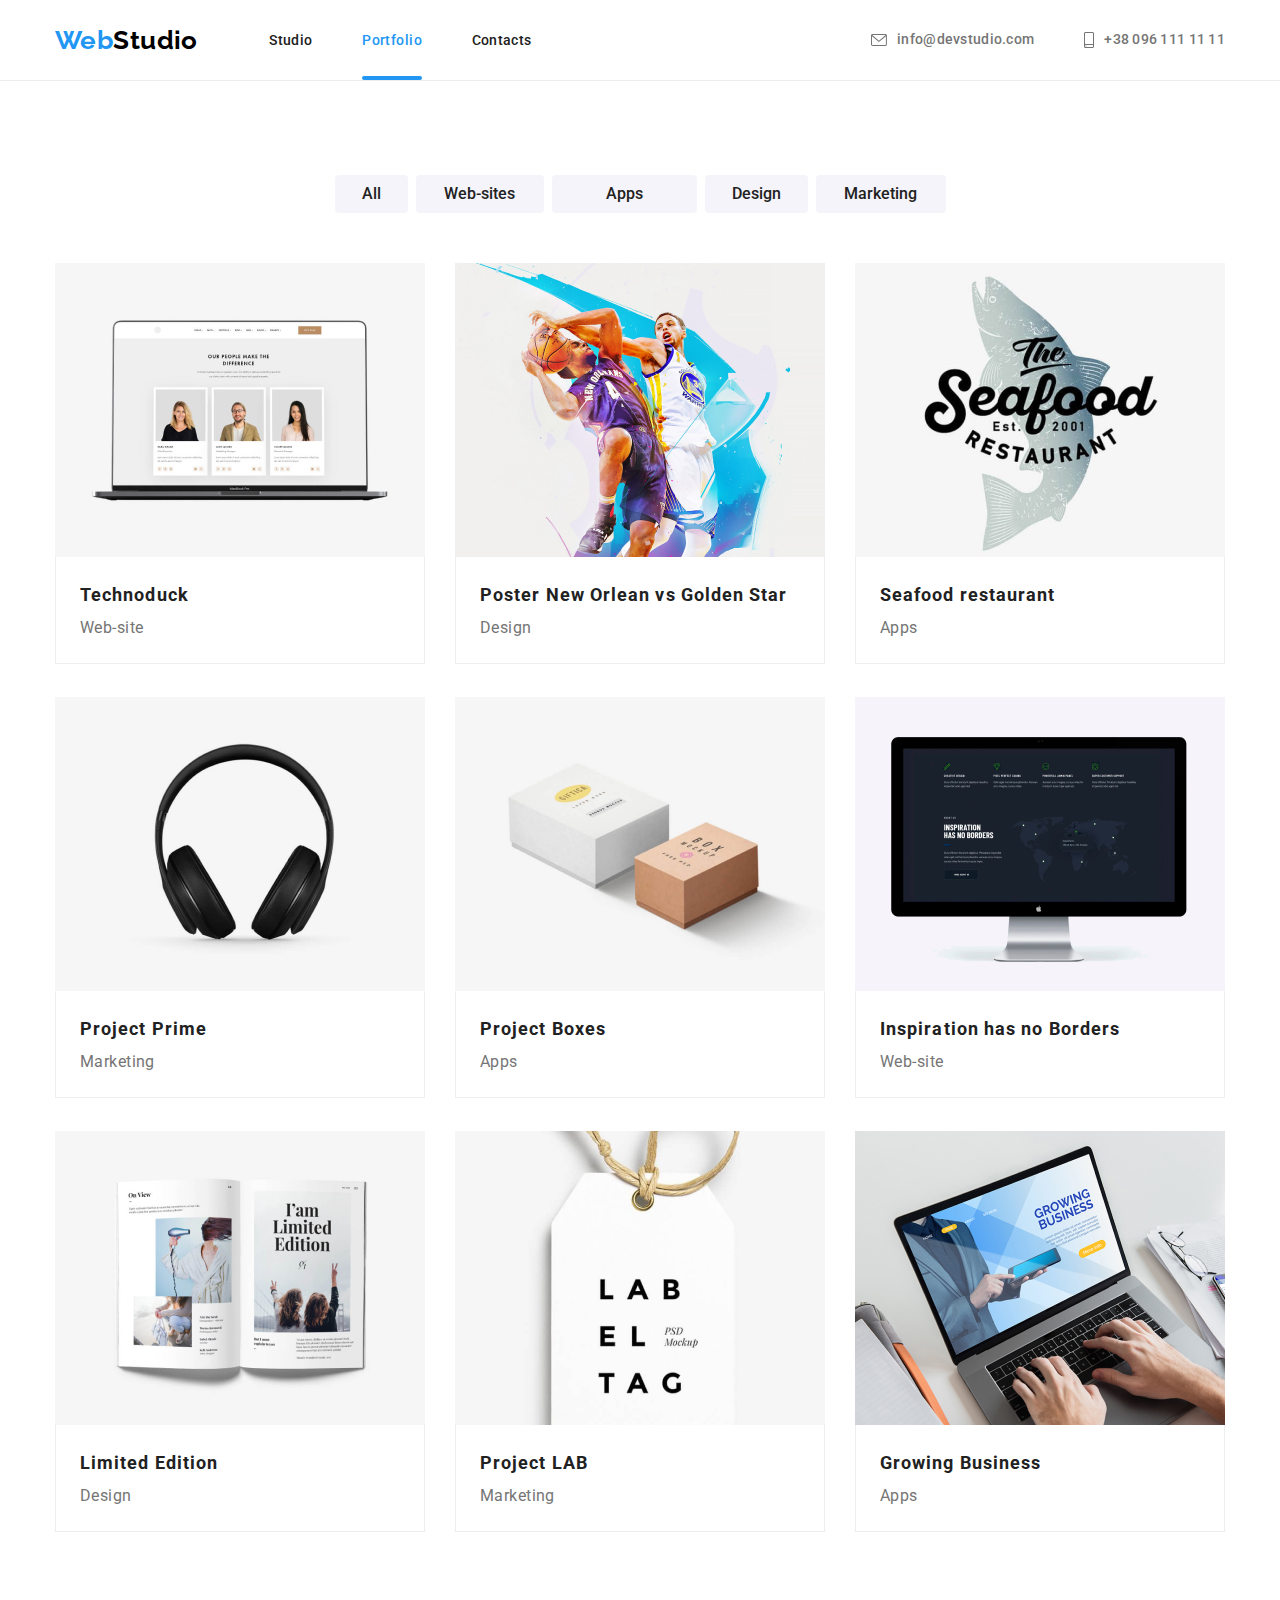
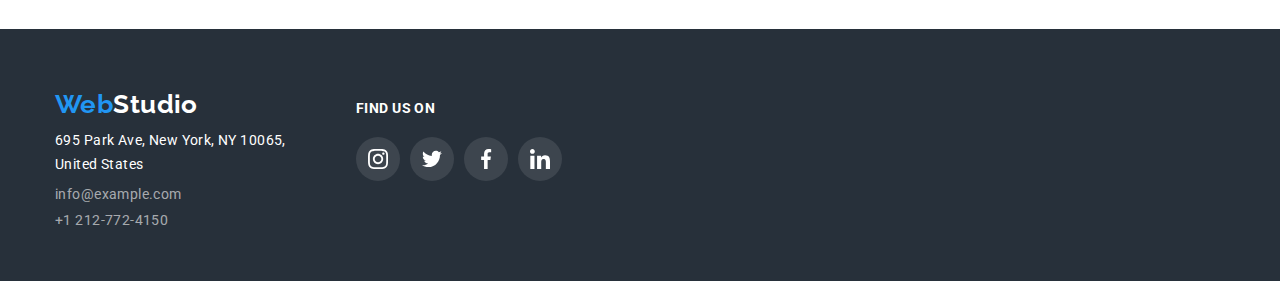
<file: portfolio.html>
<!DOCTYPE html>
<html lang="en">

<head>
    <meta charset="UTF-8">
    <meta http-equiv="X-UA-Compatible" content="IE=edge">
    <meta name="viewport" content="width=device-width, initial-scale=1.0">
    <title>Web Studio</title>

    <link rel="preconnect" href="https://fonts.googleapis.com">
    <link rel="preconnect" href="https://fonts.gstatic.com" crossorigin>
    <link
        href="https://fonts.googleapis.com/css2?family=Raleway:wght@700&family=Roboto:wght@400;500;700;900&display=swap"
        rel="stylesheet">

    <link rel="stylesheet" href="https://cdnjs.cloudflare.com/ajax/libs/modern-normalize/1.1.0/modern-normalize.min.css">
    
    <link rel="stylesheet" href="css/styles.css">

</head>

<body>
    <header>
        <div class="container hed">
        <a href="index.html" class="logo"><span class="first">Web</span><span class="last">Studio</span></a>
        <div class="box">
            <ul class="nav">
                <li><a href="index.html" class="nav-link">Studio</a></li>
                <li><a href="portfolio.html" class="link current">Portfolio</a></li>
                <li><a href="" class="nav-link">Contacts</a></li>
            </ul>
        </div>
        <div class="box">
            <div class="link-header">
            <a href="mailto:info@devstudio.com" class="link-header-mail">
              <svg class="icon-envelope">
                <use href="./images/icons.svg.svg#icon-envelope"></use>
              </svg>info@devstudio.com</a>
            <a href="tel:+380961111111" class="link-header-tel">
              <svg class="icon-smartphone">
                <use href="./images/icons.svg.svg#icon-smartphone"></use>
              </svg>+38 096 111 11 11</a>
        </div>
        </div>
        </div>
    </header>
    <main>
        <section class="galery">

            <h1 class="visually-hidden">PROJECTS GALERY</h1>
          <div class="container">
             <ul class="buttons">
                <li class="point"><button class="main" type="button">All</button></li>
                <li class="point"><button class="filter web" type="button">Web-sites</button></li>
                <li class="point"><button class="filter apps" type="button">Apps</button></li>
                <li class="point"><button class="filter design" type="button">Design</button></li>
                <li class="point"><button class="filter marketing" type="button">Marketing</button></li>
            </ul>
          </div>
          <div class="container">

            <ul class="card-set">


                <li class="cont"><a href="" class="link-item">
                  
                  <div class="slideplace">
                  <img src="./images/photo1.jpg"
                            alt="photos of the teammates on a screen" width="370" height="294">
                  
                  <div class="slide">
                    <p class="description">Technoduck is a state-of-the-art
                      coronavirus distribution platform.
                      Companies use this platform for digital
                      espionageand attacks on competitors'
                      secure servers.
                    </p>
                  </div>
                  </div>
                      <div class="mark">  
                        <h2 class="title">Technoduck</h2>
                        <p class="item">Web-site</p>
                      </div>
                    </a></li>

                <li class="cont"><a href="" class="link-item">
                  
                  <div class="slideplace">
                     <img src="./images/photo2.jpg"
                            alt="men playing basketball" width="370" height="294">

                    <div class="slide">
                      <p class="description">Technoduck is a state-of-the-art
                        coronavirus distribution platform.
                        Companies use this platform for digital
                        espionageand attacks on competitors'
                        secure servers.
                      </p>
                    </div>
                   </div>   
                      <div class="mark">
                        <h2 class="title">Poster New Orlean vs Golden Star</h2>
                        <p class="item">Design</p>
                      </div>
                    </a></li>

                <li class="cont"><a href="" class="link-item">
                  
                  <div class="slideplace">
                      <img src="./images/photo3.jpg"
                            alt="logo of the restaurant" width="370" height="294">

                    <div class="slide">
                      <p class="description">Technoduck is a state-of-the-art
                        coronavirus distribution platform.
                        Companies use this platform for digital
                        espionageand attacks on competitors'
                        secure servers.
                      </p>
                    </div>
                  </div>    
                            <div class="mark">
                        <h2 class="title">Seafood restaurant</h2>
                        <p class="item">Apps</p>
                      </div>
                    </a></li>

                <li class="cont"><a href="" class="link-item">
                  
                  <div class="slideplace">
                       <img src="./images/photo4.jpg" alt="headphones"
                            width="370" height="294">

                    <div class="slide">
                      <p class="description">Technoduck is a state-of-the-art
                        coronavirus distribution platform.
                        Companies use this platform for digital
                        espionageand attacks on competitors'
                        secure servers.
                      </p>
                    </div>
                  </div>    
                            <div class="mark">
                        <h2 class="title">Project Prime</h2>
                        <p class="item">Marketing</p>
                      </div>
                    </a></li>

                <li class="cont"><a href="" class="link-item">
                  
                  <div class="slideplace">
                        <img src="./images/photo5.jpg" alt="two boxes"
                            width="370" height="294">

                    <div class="slide">
                      <p class="description">Technoduck is a state-of-the-art
                        coronavirus distribution platform.
                        Companies use this platform for digital
                        espionageand attacks on competitors'
                        secure servers.
                      </p>
                    </div>
                  </div>    
                            <div class="mark">
                        <h2 class="title">Project Boxes</h2>
                        <p class="item">Apps</p>
                      </div>
                    </a></li>

                <li class="cont"><a href="" class="link-item">
                  
                  <div class="slideplace">
                        <img src="./images/photo6.jpg" alt="computer screen"
                            width="370" height="294">

                    <div class="slide">
                      <p class="description">Technoduck is a state-of-the-art
                        coronavirus distribution platform.
                        Companies use this platform for digital
                        espionageand attacks on competitors'
                        secure servers.
                      </p>
                    </div>
                  </div>          
                      <div class="mark">
                        <h2 class="title">Inspiration has no Borders</h2>
                        <p class="item">Web-site</p>
                      </div>
                    </a></li>

                <li class="cont"><a href="" class="link-item">
                  
                  <div class="slideplace">
                        <img src="./images/photo7.jpg" alt="magazine pages"
                            width="370" height="294">

                    <div class="slide">
                      <p class="description">Technoduck is a state-of-the-art
                        coronavirus distribution platform.
                        Companies use this platform for digital
                        espionageand attacks on competitors'
                        secure servers.
                      </p>
                    </div>
                  </div>    
                            <div class="mark">
                        <h2 class="title">Limited Edition</h2>
                        <p class="item">Design</p>
                      </div>
                    </a></li>

                <li class="cont"><a href="" class="link-item">
                  
                  <div class="slideplace">
                        <img src="./images/photo8.jpg" alt="product label"
                            width="370" height="294">

                    <div class="slide">
                      <p class="description">Technoduck is a state-of-the-art
                        coronavirus distribution platform.
                        Companies use this platform for digital
                        espionageand attacks on competitors'
                        secure servers.
                      </p>
                    </div>
                  </div>    
                            <div class="mark">
                        <h2 class="title">Project LAB</h2>
                        <p class="item">Marketing</p>
                      </div>
                    </a></li>

                <li class="cont"><a href="" class="link-item">
                  
                  <div class="slideplace">
                         <img src="./images/photo9.jpg"
                            alt="typing on the keyboard" width="370" height="294">

                    <div class="slide">
                      <p class="description">Technoduck is a state-of-the-art
                        coronavirus distribution platform.
                        Companies use this platform for digital
                        espionageand attacks on competitors'
                        secure servers.
                      </p>
                    </div>
                  </div>    
                            <div class="mark">
                        <h2 class="title">Growing Business</h2>
                        <p class="item">Apps</p>
                      </div>
                    </a></li>
            </ul>
        </div>
        </section>

    </main>
    <footer>
        <div class="container foot">
          <div class="place">
        <a href="index.html" class="logo"><span class="footer-first">Web</span><span
                class="footer-last">Studio</span></a>
        <address>
            <p class="address-text">695 Park Ave, New York, NY 10065,
                United States</p>
            <a href="mailto:info@example.com" class="link-touch">info@example.com</a>
            <a href="tel:+12127724150" class="link-touch">+1 212-772-4150</a>
        </address>
        </div>
        <div class="socialcont">
          <p class="find-title">FIND US ON</p>
          <ul class="social-links-infooter">
            <li class="social-net-infooter">
              <a class="net-infooter" href="" target="_blank" rel="nofollow noopener noreferrer" aria-label="instagram icon">
                <svg class="icon-infooter" width="20" height="20">
                  <use href="./images/icons.svg.svg#icon-instagram"></use>
                </svg>
              </a>
            </li>
            <li class="social-net-infooter">
              <a class="net-infooter" href="" target="_blank" rel="nofollow noopener noreferrer" aria-label="twitter icon">
                <svg class="icon-infooter" width="20" height="20">
                  <use href="./images/icons.svg.svg#icon-twitter"></use>
                </svg>
              </a>
            </li>
            <li class="social-net-infooter">
              <a class="net-infooter" href="" target="_blank" rel="nofollow noopener noreferrer" aria-label="facebook icon">
                <svg class="icon-infooter" width="20" height="20">
                  <use href="./images/icons.svg.svg#icon-facebook"></use>
                </svg>
              </a>
            </li>
            <li class="social-net-infooter">
              <a class="net-infooter" href="" target="_blank" rel="nofollow noopener noreferrer" aria-label="linkedin icon">
                <svg class="icon-infooter" width="20" height="20">
                  <use href="./images/icons.svg.svg#icon-linkedin"></use>
                </svg>
              </a>
            </li>
          </ul>
        </div>
        </div>
    </footer>
</body>

</html>
</file>
<file: css/styles.css>
:root {
    --primary-background-color: #f5f5f5;
    --secondary-color: #ffffff;
    --primary-text-color: #212121;
    --secondary-text-color: #757575;
    --accent-color: #2196F3;
    --primary-font-family: 'Roboto', sans-serif;
    --logo-font-family: 'Raleway', sans-serif;
    --icons-color: #AFB1B8;
    --trans-fast: 250ms cubic-bezier(0.4, 0, 0.2, 1);
}

html {
    box-sizing: border-box;
}

*,
*::before,
*::after {
    box-sizing: inherit;
}

h1,
h2,
h3,
h4,
h5,
h6,
p,
ul,
li {
    margin: 0;
    padding: 0;
    vertical-align: middle;

}

ul {
    list-style: none;
}

img {
    display: block;
}

.container {

    width: 1200px;
    padding: 0 15px;
    margin: 0 auto;

}

body {
    background-color: var(--secondary-color);
    font-family: var(--primary-font-family);
    font-size: 14px;
    letter-spacing: 0.03em;
}

/* HEADER */

header {
    background-color: var(--secondary-color);
    border-bottom: 1px solid #ECECEC;
}


.hed {
    display: flex;
    align-items: center;
    justify-content: space-between;
    width: 1200px;
    height: 80px;

}


.logo {
    display: block;
    width: 145px;


    margin-right: auto;
    text-decoration: none;
    font-family: var(--logo-font-family);
    font-weight: 700;
    font-size: 26px;
    line-height: 1.19;

}


.box .nav {
    display: flex;

}

.first {
    color: var(--accent-color);
}

.last {
    color: #000000;
}


.nav>li {
    display: block;

}

.nav li:not(:first-child) {
    margin-left: 50px;
}

.nav-link {
    
    padding-top: 32px;
    padding-bottom: 32px;
    text-decoration: none;
    font-weight: 500;

    line-height: 1.14;
    letter-spacing: 0.02em;
    color: var(--primary-text-color);

    transition: color var(--trans-fast);
    
}



.nav-link:hover,
.nav-link:focus {
    color: var(--accent-color);
}

.link.current {
    position: relative;
    padding-top: 32px;
    padding-bottom: 32px;
    font-weight: 500;
    text-decoration: none;
    color: var(--accent-color);

    transition: color var(--trans-fast);
    
}

.current::after {
    content: "";
    position: absolute;
    bottom: 0;
    left: 0;
    display: block;
    width: 100%;
    height: 4px;
    background: var(--accent-color);
    border-radius: 2px;
   
}

.link.current:hover,
.link.current:focus {
    color: var(--accent-color);
}



.link-header {
    display: flex;
    justify-content: center;
    align-items: center;
    margin-left: 340px;

    transition: color var(--trans-fast);
    
}

.link-header:hover,
.link-header:focus {
     color: var(--accent-color);
}

.icon-envelope {
    display: block;
    align-self: center;
    width: 16px;
    height: 12px; 
    margin-right: 10px;
    fill: var(--secondary-text-color);

    transition: fill var(--trans-fast);
        
}

.icon-smartphone {
    display: block;
    width: 10px;
    height: 16px;
    margin-right: 10px;
    fill: var(--secondary-text-color);

    transition: fill var(--trans-fast);
    
    
}

.link-header-mail {
    display: flex;
    
    margin-right: 50px;
    padding-top: 32px;
    padding-bottom: 32px;
    
    font-weight: 500;
    text-decoration: none;
    line-height: 1.14;
    letter-spacing: 0.02em;
    color: var(--secondary-text-color);

    transition: color var(--trans-fast);
    
}

.link-header-tel {
    display: flex;
    padding-top: 32px;
    padding-bottom: 32px;
    text-decoration: none;
    font-weight: 500;
    
    line-height: 1.14;
    letter-spacing: 0.02em;
    color: var(--secondary-text-color);

    transition: color var(--trans-fast);
        
}

.link-header-mail:hover,
.link-header-mail:focus {
    color: var(--accent-color);
}

.link-header-tel:hover,
.link-header-tel:focus {
    color: var(--accent-color);
}

.link-header-mail:hover .icon-envelope,
.link-header-mail:focus .icon-envelope {
    fill: var(--accent-color);
}

.link-header-tel:hover .icon-smartphone,
.link-header-tel:focus .icon-smartphone {
    fill: var(--accent-color);
}


/* HERO */

.hero {
    
    
    max-width: 1600px;
    height: 600px;
    padding-top: 200px;
    margin: 0 auto;
    background: #C4C4C4;
    background-image: linear-gradient(rgba(47, 48, 58, 0.4),
    rgba(47, 48, 58, 0.4)),
    url("../images/hero.jpg");
}


.hero-title {
    display: block;
    width: 696px;
    margin-left: auto;
    margin-right: auto;
    margin-bottom: 30px;

    font-family: inherit;
    font-weight: 900;
    font-size: 44px;
    line-height: 1.36;
    letter-spacing: 0.06em;
    text-transform: uppercase;
    text-align: center;
    color: var(--secondary-color);
}

.request {
    display: block;
    width: 200px;
    height: 50px;
    margin-left: auto;
    margin-right: auto;


    font-family: inherit;
    font-weight: 700;
    font-size: 16px;
    line-height: 1.88;
    letter-spacing: 0.06em;
    text-align: center;
    cursor: pointer;
    color: var(--secondary-color);
    background-color: var(--accent-color);
    border-color: transparent;
    box-shadow: 0px 4px 4px rgba(0, 0, 0, 0.15);
    border-radius: 4px;

    transition: background-color var(--trans-fast);
   
}

.request:hover,
.request:focus {
    background: linear-gradient(rgba(47, 48, 58, 0.4),
                rgba(47, 48, 58, 0.4));
            
}
.backdrop.is-hidden {
    visibility: hidden;
    opacity: 0;
    pointer-events: none;
}
.backdrop {
    position: fixed;
    top: 0;
    left: 0;
    width: 100%;
    height: 100%;
    
    background-color: rgba(0, 0, 0, 0.2);
    pointer-events: initial;
    opacity: 1;
    visibility: visible;
    transition: opacity var(--trans-fast), visibility var(--trans-fast);
}

.modalform {
    position: absolute;
    
    width: 528px;
    height: 581px;
    top: 50%;
    left: 50%;
    transform: translate(-50%, -50%);
    
    background-color: var(--secondary-color);

    box-shadow: 0px 1px 3px rgba(0, 0, 0, 0.12), 0px 1px 1px rgba(0, 0, 0, 0.14),
         0px 2px 1px rgba(0, 0, 0, 0.2);
    border-radius: 4px;

    transition: transform var(--trans-fast);
       
}

.backdrop.is-hidden .modalform {
    transform: translate(-50%, -80%);
    
}



.close {
    position: absolute;
    display: flex;
    justify-content: center;
    align-items: center;
    top: 8px;
    right: 8px;
    width: 30px;
    height: 30px;
    padding: 0;
    cursor: pointer;
    background: var(--secondary-color);
    border: 1px solid rgba(0, 0, 0, 0.1);
    border-radius: 50%;
    
}



.iconmod {
     fill: #000000;
}

/* SECTION OUR ADVANTAGES */


.advantages {
    padding-top: 94px;

}

.visually-hidden {
    visibility: hidden;
    position: absolute;
    width: 1px;
    height: 1px;
    margin: -1px;
    border: 0;
    padding: 0;
    white-space: nowrap;
    clip-path: inset(100%);
    clip: rect(0 0 0 0);
    overflow: hidden;
}

.area {
    display: flex;
    justify-content: center;
    align-items: center;
    width: 270px;
    height: 120px;
    margin-bottom: 30px;    
    background: #F5F4FA;
    border-radius: 4px;
}
.icons {
    display: block;
    width: 70px;
    height: 70px;
}

.adv {
    display: flex;
}

.adv-title {

    display: block;
    width: 270px;


    font-weight: 700;
    font-size: 14px;
    line-height: 1.14;

    text-transform: uppercase;
    color: var(--primary-text-color);
}

.adv-title:not(:last-child) {
    margin-right: 30px;
}

.tittle {
    width: 270px;
    margin-bottom: 10px;
    font-family: 'Roboto';
    font-weight: 700;
    font-size: 14px;
    line-height: 16px;
    letter-spacing: 0.03em;
    text-transform: uppercase;

    color: var(--primary-text-color);
}

.text {

    font-weight: 400;
    width: 270px;
    line-height: 1.71;
    text-transform: none;
    color: var(--secondary-text-color);
}

/* SECTION OUR WORK */


.our-work {
    padding-top: 94px;
    padding-bottom: 94px;
}


.work-title {

    text-align: center;
    height: 42px;
    margin-bottom: 50px;
    font-weight: 700;
    font-size: 36px;
    line-height: 1.17;

}


.work {
    display: flex;
}

.item {
    display: block;

}

.item:not(:last-child) {
    margin-right: 30px;
}

.thumb {
    position: relative;
    z-index: -1;
}

.overley {
    position: absolute;
    width: 100%;
    height: 70px;
    left: 0;
    bottom: 0;
    padding-top: 27px;
    padding-bottom: 27px;
    background: rgba(47, 48, 58, 0.8);
            
}

.overley > p {
    text-align: center;
    
    font-weight: 700;
    font-size: 14px;
    line-height: 1.14;
        
    letter-spacing: 0.03em;
    text-transform: uppercase;
    
    color: var(--secondary-color);
}



/* SECTION OUR TEAM */

.team {
    padding-top: 94px;
    padding-bottom: 94px;
    background: #F5F4FA;
}


.team-title {

    text-align: center;
    height: 42px;
    margin-bottom: 50px;
    font-weight: 700;
    font-size: 36px;
    line-height: 1.17;

}


.contcard {
    display: flex;
}

.card {
    display: block;

    background: #FFFFFF;
    box-shadow: 0px 1px 3px rgba(0, 0, 0, 0.12), 0px 1px 1px rgba(0, 0, 0, 0.14),
        0px 2px 1px rgba(0, 0, 0, 0.2);
    border-radius: 0px 0px 4px 4px;
}

.card:not(:last-child) {
    margin-right: 30px;
}

.team img {
    display: block;
    background: url(.jpg);
    border-radius: 0px;

}

.person {
    padding: 30px;
}

.name {
    text-align: center;

    margin-bottom: 10px;
    font-weight: 500;
    font-size: 16px;
    line-height: 1.19;
}

.position {
    text-align: center;
    font-size: 16px;
    line-height: 1.19;
    margin-bottom: 16px;

    color: var(--secondary-text-color);
}


.social-links {
    display: flex;
    justify-content: center;
    align-items: center;
    gap: 10px;
    
}

.net {
    display: flex;
    justify-content: center;
    align-items: center;
    width: 44px;
    height: 44px;
    color: #AFB1B8;
    background-color: var(--secondary-color);
    border-radius: 50%;

    transition: color var(--trans-fast), background-color var(--trans-fast);
    
}

.net:hover,
.net:focus {
     color: var(--secondary-color);
     background-color: var(--accent-color);
}
.icon {
    width: 20px;
    height: 20px;
    fill: currentColor;
}

/*SECTION REGULAR CUSTOMERS */

.regular-customers {
    padding-top: 94px;
    padding-bottom: 94px;
}
.customers-title {
    text-align: center;
    height: 42px;
    margin-bottom: 50px;
    font-weight: 700;
    font-size: 36px;
    line-height: 1.17
}
.customers {
    display: flex;
    justify-content: center;
    gap: 30px;
} 
.client {
    display: flex;
    justify-content: center;
    align-items: center;
    width: 170px;
    height: 92px;
    color: var(--icons-color);
    background-color: var(--secondary-color);    
    border: 1px solid var(--icons-color);
    border-radius: 4px;

    transition-property: color var(--trans-fast), border-color var(--trans-fast);
       
}

.client:hover,
.client:focus {
    color: var(--accent-color);
    border-color: var(--accent-color);
}
.client-logo {
    fill: currentColor;
}


/* FOOTER */

footer {
    height: 252px;
    background-color: #27303a;
    padding-top: 60px;
    padding-bottom: 60px;

}
.container.foot {
    display: flex;
    align-items: baseline;
}

.foot {
    display: flex;
}
.place {
    display: block;
    margin-right: 70px;
}

address {
    font-style: normal;
    line-height: 1.71;

}


.address-text {
    display: block;
    width: 231px;
    margin-top: 9px;
    margin-bottom: 6px;
    color: var(--secondary-color);

}

.link-touch {
    display: block;
    width: 231px;

    text-decoration: none;
    color: rgba(255, 255, 255, 0.6);

    transition: color var(--trans-fast);
    
}

.link-touch:not(:last-child) {
    margin-bottom: 2px;
}

.link-touch:hover,
.link-touch:focus {
    color: var(--accent-color);
}

.footer-first {
    color: var(--accent-color);
}

.footer-last {
    color: var(--secondary-color);
}
.socialcont {
    display: block;
    
    
}
.find-title {
    font-weight: 700;
    font-size: 14px;
    line-height: 1.14em;
    letter-spacing: 0.03em;
    text-transform: uppercase;
    margin-bottom: 20px;
    color: var(--secondary-color);
} 
.social-links-infooter { 
    display: flex;
    align-items: center;
    justify-content: center;
    gap: 10px;
    
}
.net-infooter {
    display: flex;
    justify-content: center;
    align-items: center;
    width: 44px;
    height: 44px;
    color: var(--secondary-color);
    background-color: rgba(255, 255, 255, 0.1);
    border-radius: 50%;

    transition: background-color var(--trans-fast);
            
}

.net-infooter:hover,
.net-infooter:focus {
    background-color: var(--accent-color);
}
.icon-infooter {
    fill: currentColor;
}


/* SECOND PAGE STYLES */

/* SECTION GALERY */

.galery {
    padding-top: 94px;
    padding-bottom: 94px;
    background: #ffffff;
}

.visually-hidden {
    visibility: hidden;
    position: absolute;
    width: 1px;
    height: 1px;
    margin: -1px;
    border: 0;
    padding: 0;
    white-space: nowrap;
    clip-path: inset(100%);
    clip: rect(0 0 0 0);
    overflow: hidden;
}

.buttons {
    display: flex;
    margin-bottom: 50px;
    justify-content: center;
}


.point {
    display: block;
}

.point:not(:last-child) {
    margin-right: 8px;
}

.main {

    width: 73px;
    height: 38px;
    border-color: transparent;
    color: var(--primary-text-color);
    background: #F5F4FA;
    border-radius: 4px;

    transition: color var(--trans-fast), background-color var(--trans-fast), box-shadow var(--trans-fast);
    
}

.filter {

    color: var(--primary-text-color);
    background: #F5F4FA;
    border-color: transparent;
    border-radius: 4px;
    
    transition: color var(--trans-fast), background-color var(--trans-fast), box-shadow var(--trans-fast);
}

.main,
.filter {

    font-family: inherit;
    font-weight: 500;
    font-size: 16px;
    line-height: 1.62;
    cursor: pointer;
    
}

.filter.web {
    width: 128px;
    height: 38px;
}

.filter.apps {
    width: 145px;
    height: 38px;
}

.filter.design {
    width: 103px;
    height: 38px;
}

.filter.marketing {
    width: 130px;
    height: 38px;
}



.main:hover,
.main:focus {
    color: var(--secondary-color);
    background: var(--accent-color);
    box-shadow: 0px 3px 1px rgba(0, 0, 0, 0.1), 0px 1px 2px rgba(0, 0, 0, 0.08),
            0px 2px 2px rgba(0, 0, 0, 0.12);
        border-radius: 4px;
}

.filter:hover,
.filter:focus {
    color: var(--secondary-color);
    background: var(--accent-color);
    box-shadow: 0px 3px 1px rgba(0, 0, 0, 0.1), 0px 1px 2px rgba(0, 0, 0, 0.08),
            0px 2px 2px rgba(0, 0, 0, 0.12);
        border-radius: 4px;
}



.card-set {
    display: flex;
    flex-wrap: wrap;
    gap: 30px;
    padding: 0;
}


.cont {
    display: block;
    margin: 0 auto;
    width: 370px;
    height: 404px;
    background: var(--secondary-color);

}


.mark {
    padding: 20px 24px;
    border: 1px solid #EEEEEE;
    border-top: none;
}



.title {
    font-family: var(--pimary-font-family);
    font-weight: 700;
    font-size: 18px;
    line-height: 2;
    letter-spacing: 0.06em;
    color: var(--primary-text-color);

}

.item {
    font-family: var(--pimary-font-family);
    font-size: 16px;
    line-height: 1.88;

    color: var(--secondary-text-color);
}

.link-item {
    
    display: block;
    text-decoration: none;
    
    transition: box-shadow var(--trans-fast);
        
}
.link-item:hover,
.link-item:focus {
    box-shadow: 0px 1px 1px rgba(0, 0, 0, 0.12), 0px 4px 4px rgba(0, 0, 0, 0.06),
        1px 4px 6px rgba(0, 0, 0, 0.16);

}

.slideplace {
    position: relative;
    width: 370px;
    height: 294px;
    overflow: hidden;
}   
.slide {
    position: absolute;
    display: flex;
    justify-content: center;
    align-items: center;
    width: 370px;
    height: 294px;
    left: 0;
    bottom: -100%;
    background-color: rgba(33, 150, 243, 0.9);;

    transition: transform 250ms cubic-bezier(0.4, 0, 0.2, 1);
    
}

.link-item:hover .slide,
.link-item:focus .slide {
    transform: translateY(-200%) translateY(100%);
}

.description {
    display: block;
    width: 322px;
    height: 140px;
    
    font-weight: 400;
    font-size: 18px;
    line-height: 1.56em;
    letter-spacing: 0.03em;
    
    color: var(--secondary-color);
    
}
</file>
